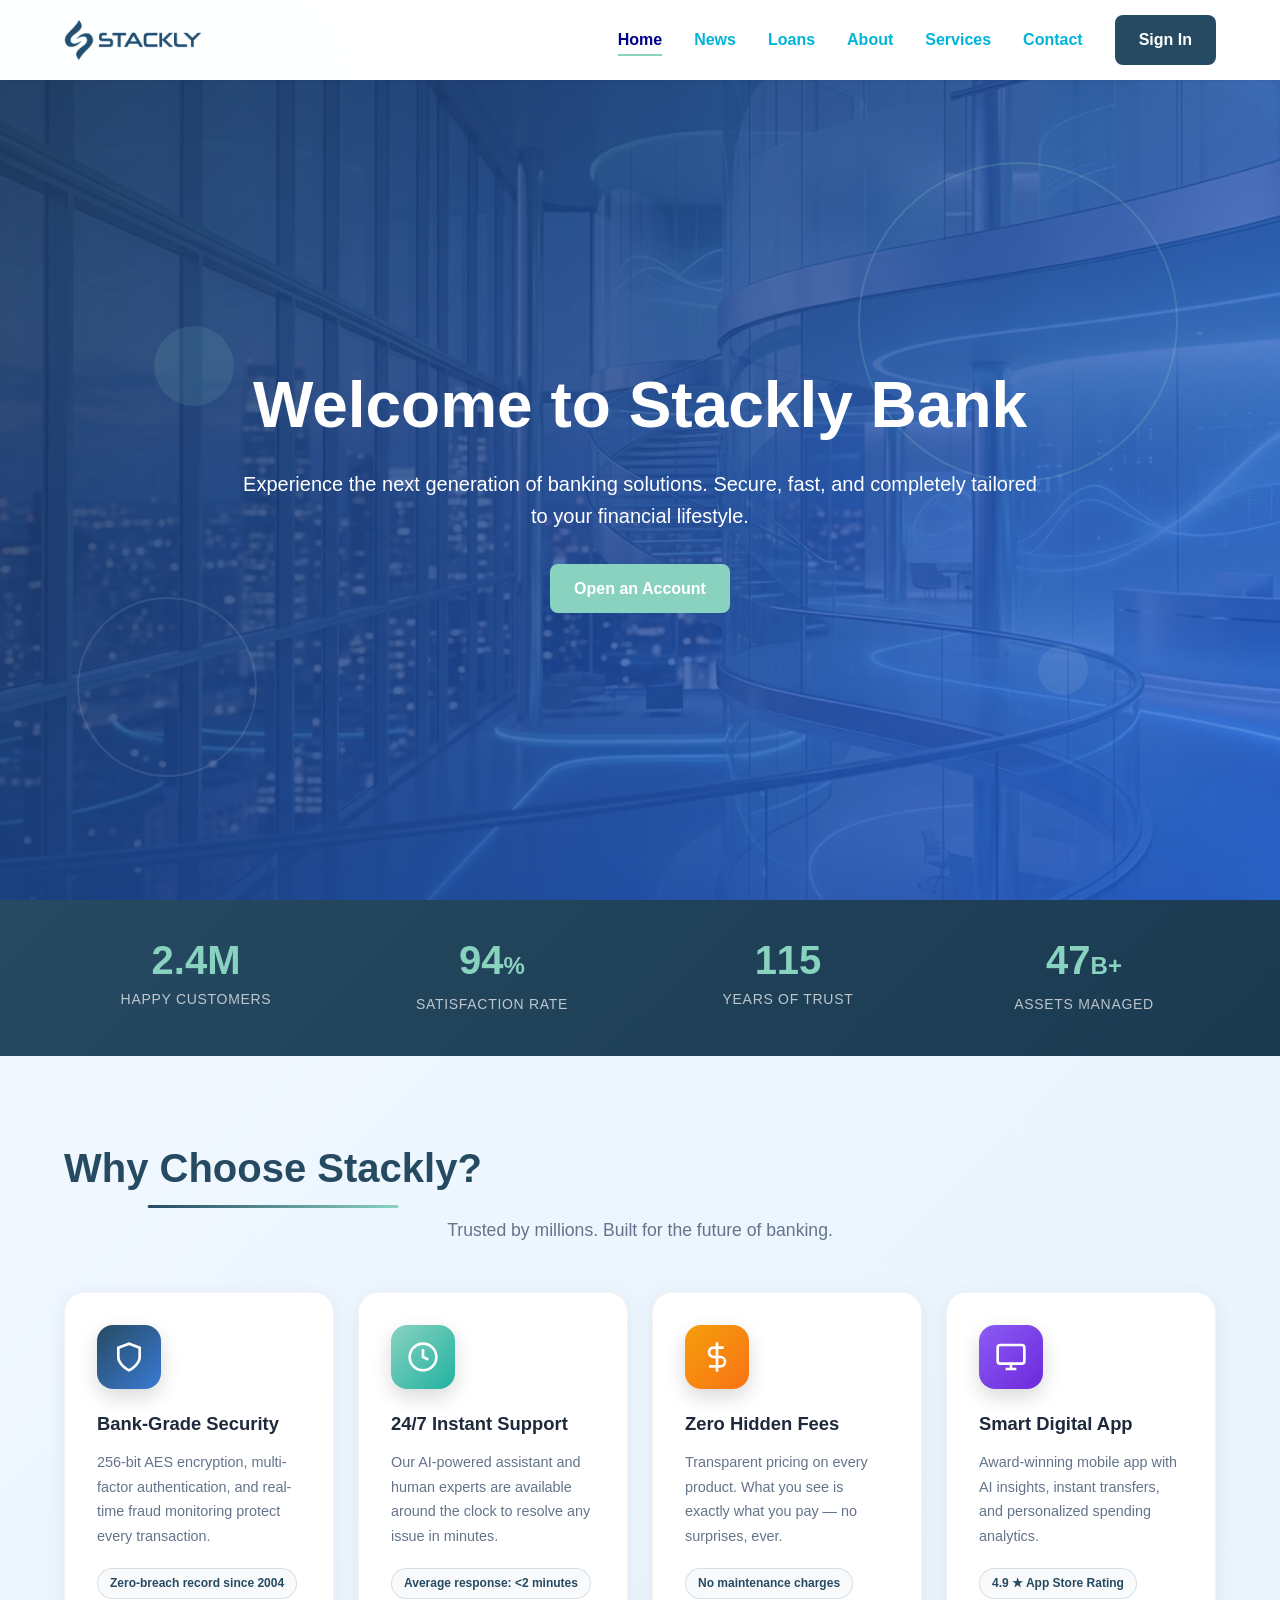
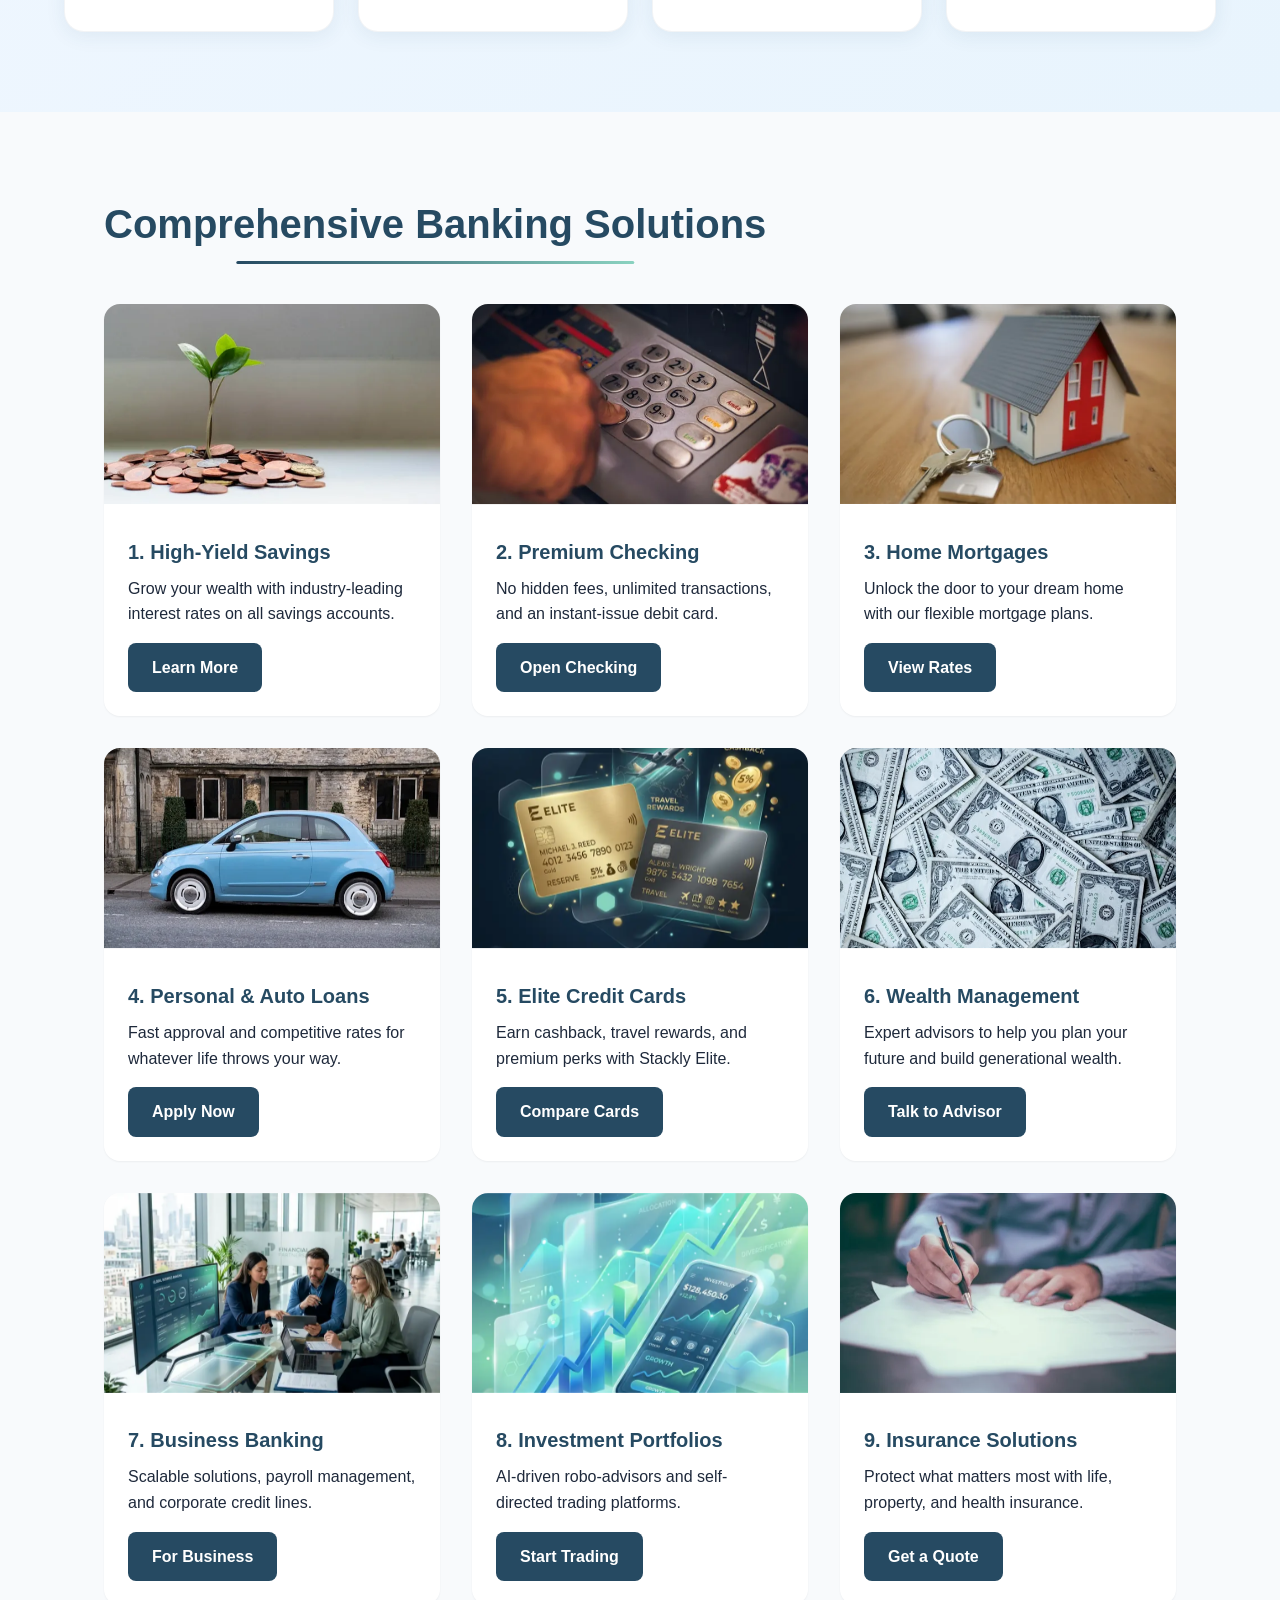
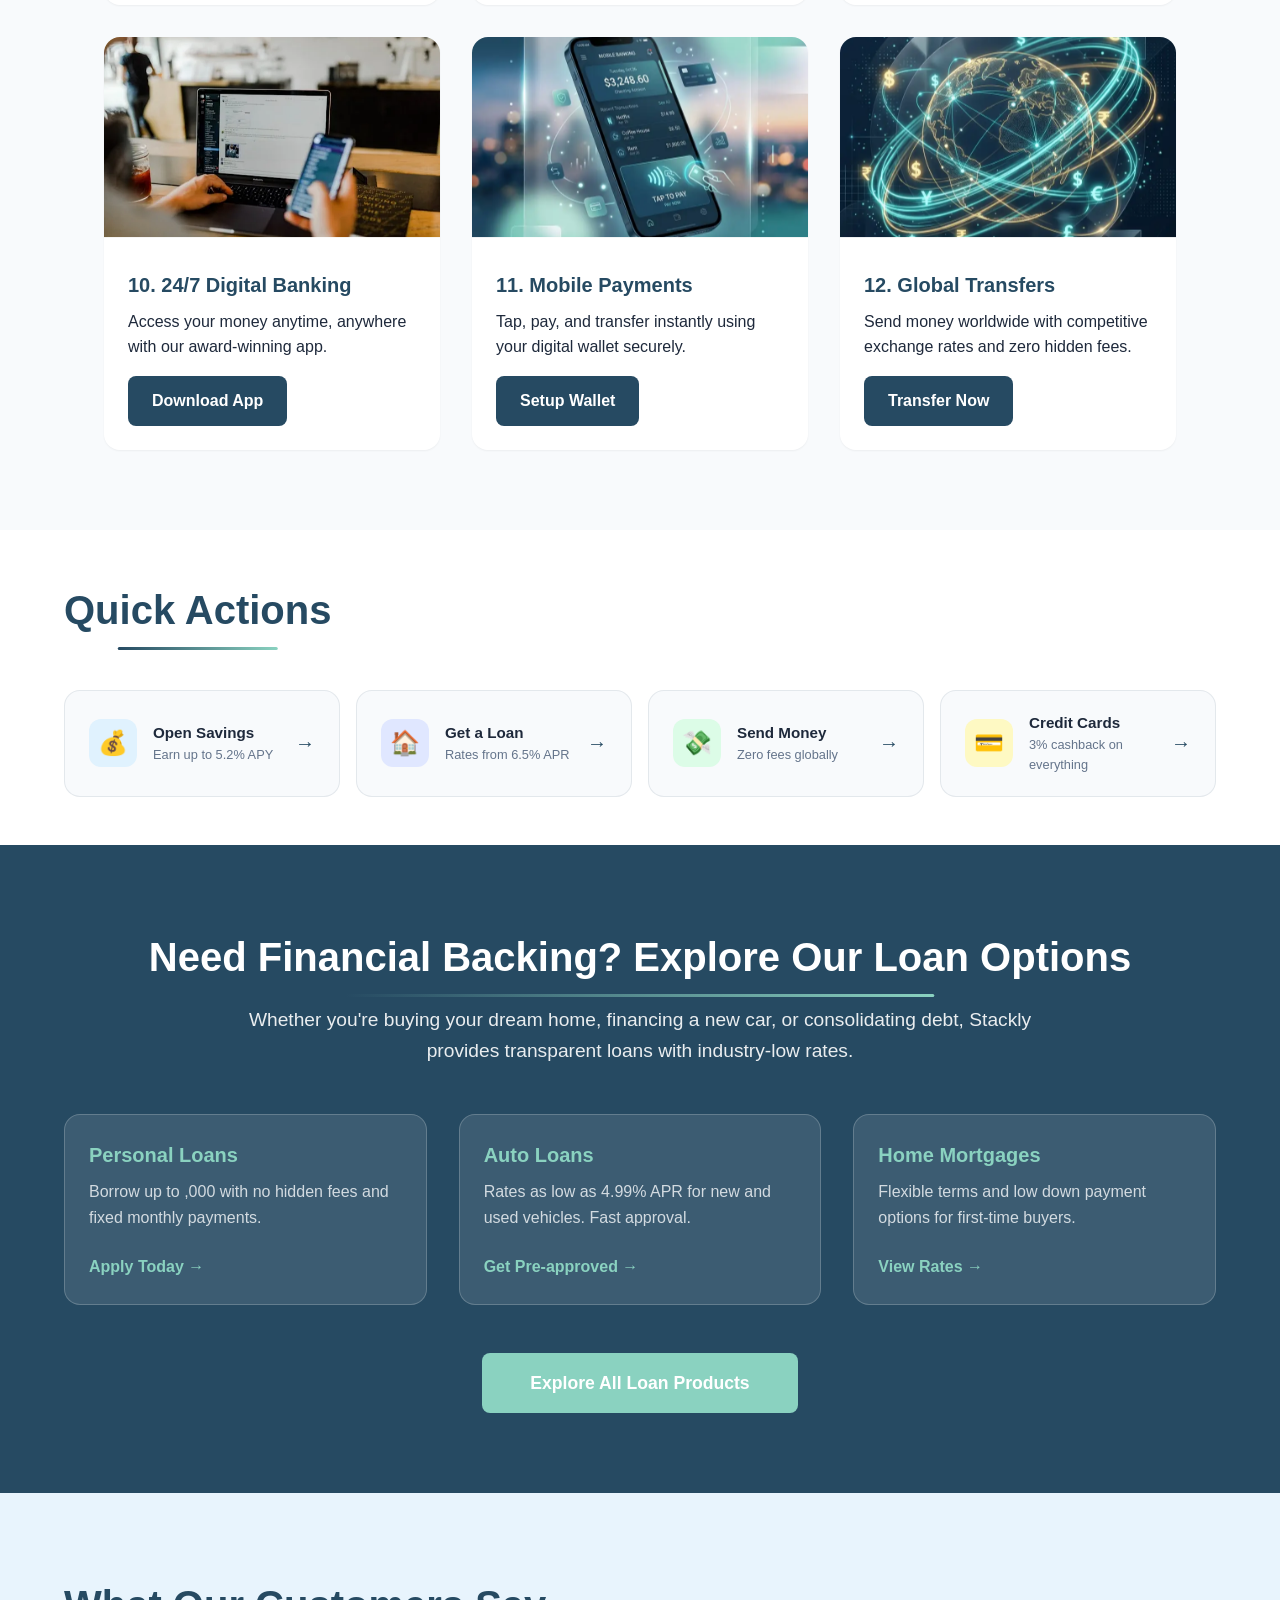
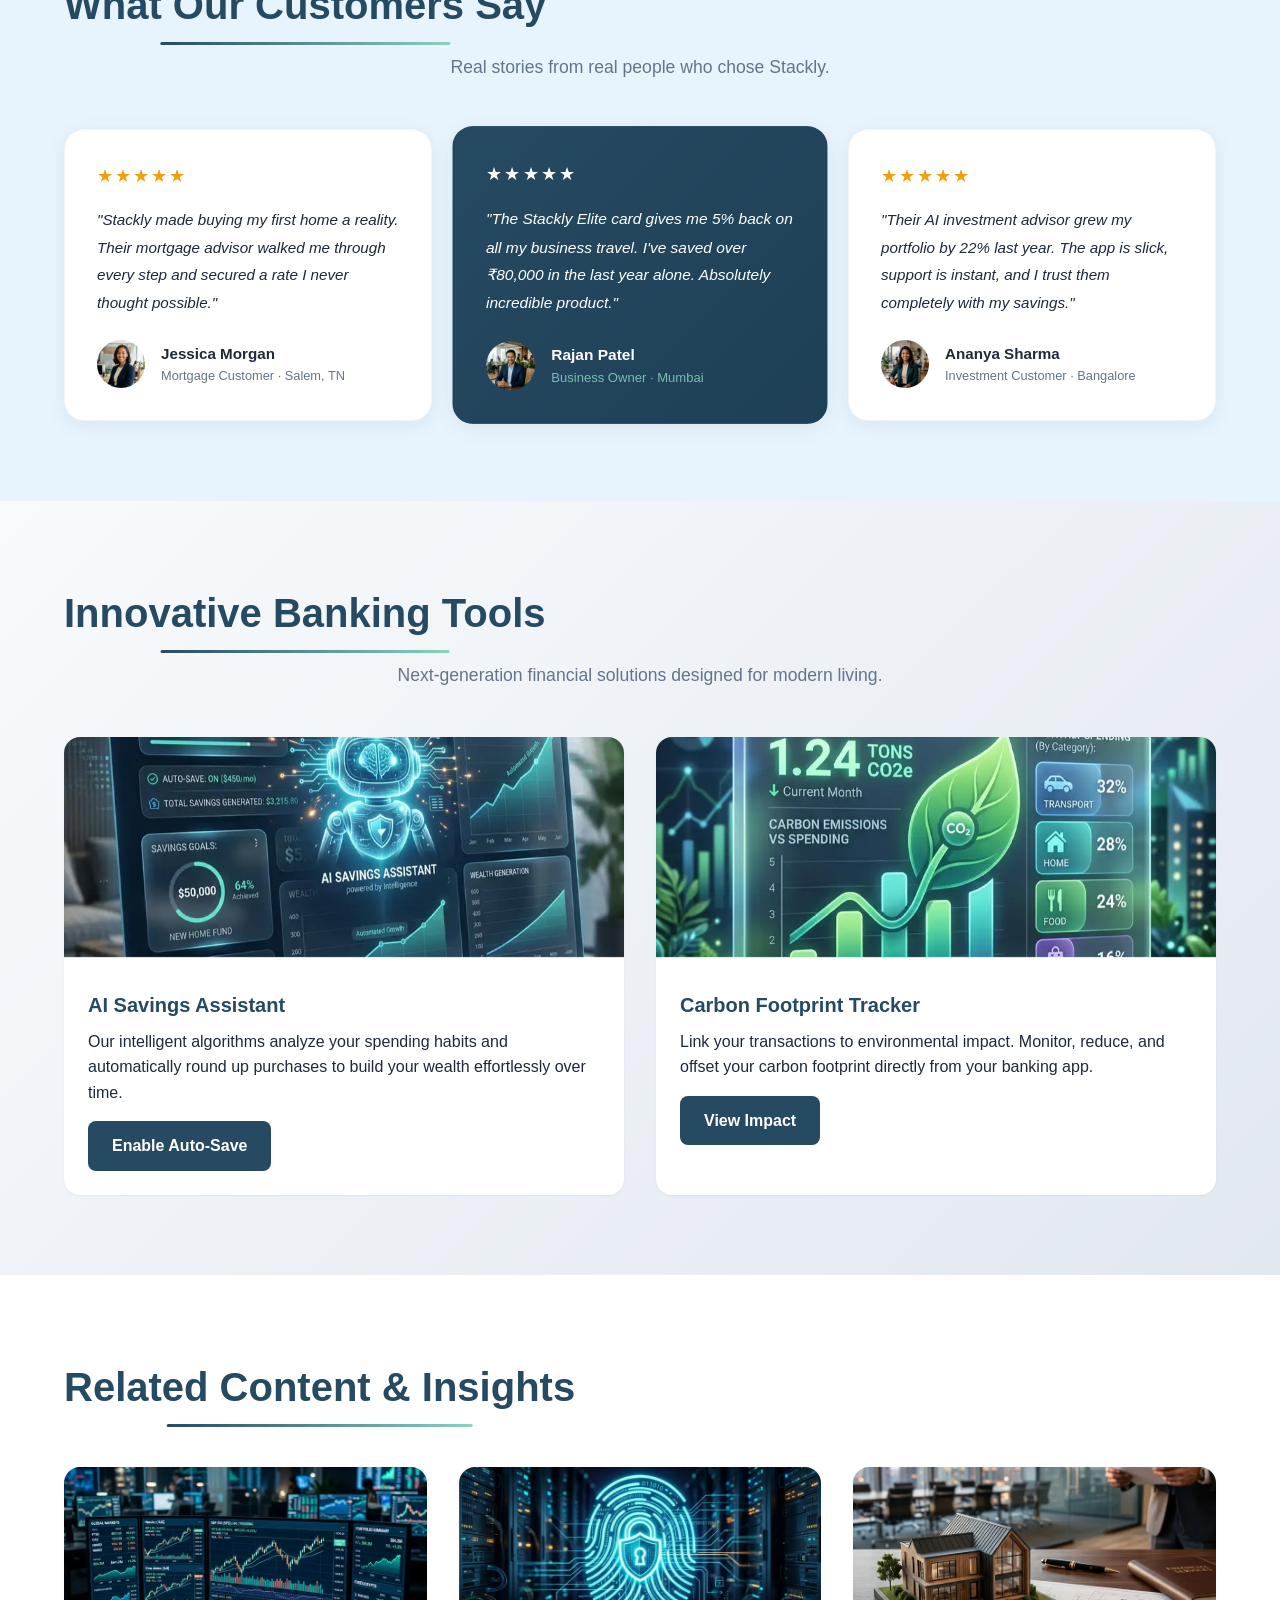
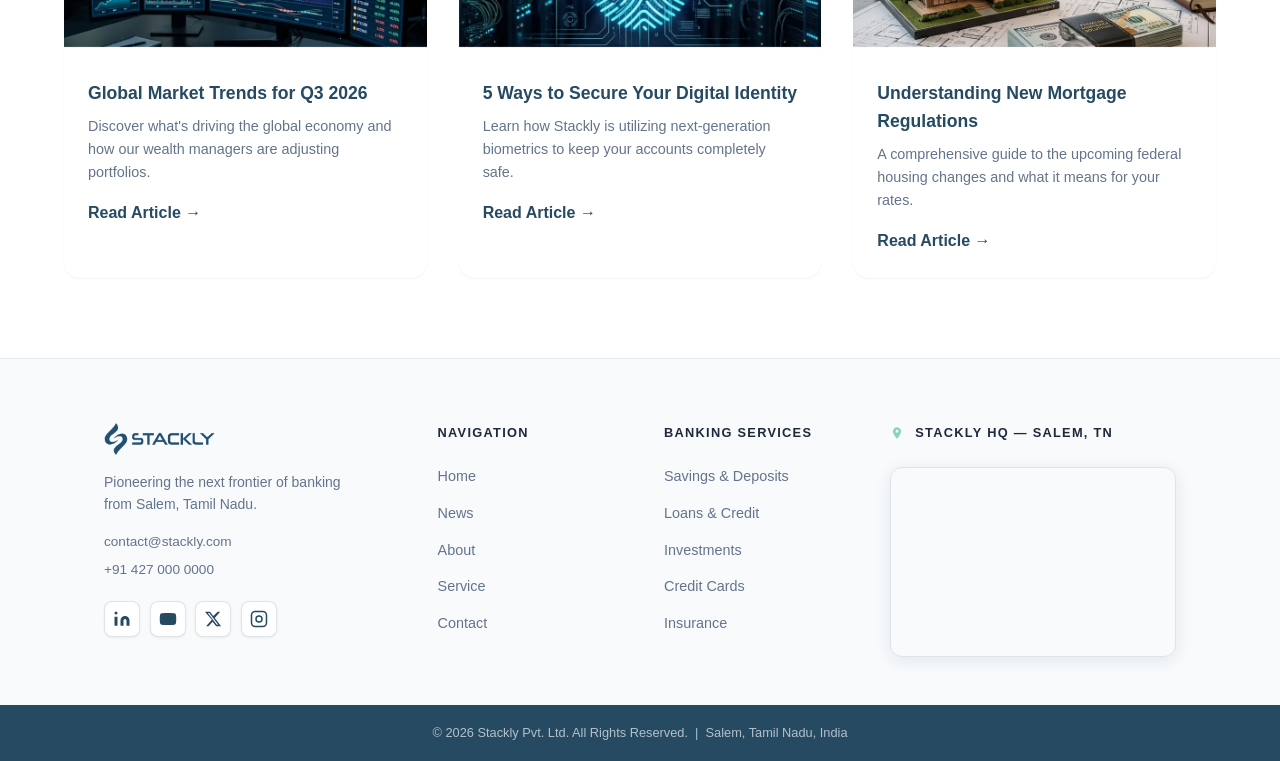
<file: index.html>
<!DOCTYPE html>
<html lang="en">
<head>
    <meta charset="UTF-8">
    <meta name="viewport" content="width=device-width, initial-scale=1.0">
    <title>Home - Stackly</title>
    <link rel="stylesheet" href="css/styles.css">
    <style>
        /* ═══════════════════════════════════════
           HOME PAGE ANIMATIONS
        ═══════════════════════════════════════ */

        /* Scroll Reveal base */
        .reveal {
            opacity: 0;
            transform: translateY(40px);
            transition: opacity 0.7s cubic-bezier(0.22,1,0.36,1),
                        transform 0.7s cubic-bezier(0.22,1,0.36,1);
        }
        .reveal.from-left  { transform: translateX(-50px); }
        .reveal.from-right { transform: translateX(50px); }
        .reveal.zoom-in    { transform: scale(0.88); }
        .reveal.visible {
            opacity: 1;
            transform: translate(0) scale(1);
        }

        /* Stagger delays */
        .reveal.d1 { transition-delay: 0.05s; }
        .reveal.d2 { transition-delay: 0.15s; }
        .reveal.d3 { transition-delay: 0.25s; }
        .reveal.d4 { transition-delay: 0.35s; }
        .reveal.d5 { transition-delay: 0.45s; }
        .reveal.d6 { transition-delay: 0.55s; }


        /* Hero floating shapes */
        .hero-shape {
            position: absolute;
            border-radius: 50%;
            pointer-events: none;
            z-index: 0;
        }
        .hs-1 {
            width: 320px; height: 320px;
            border: 2px solid rgba(138,210,192,0.2);
            top: 10%; right: 8%;
            animation: spin-slow 18s linear infinite;
        }
        .hs-2 {
            width: 180px; height: 180px;
            border: 2px solid rgba(255,255,255,0.1);
            bottom: 15%; left: 6%;
            animation: spin-slow 12s linear infinite reverse;
        }
        .hs-3 {
            width: 80px; height: 80px;
            background: rgba(138,210,192,0.12);
            top: 30%; left: 12%;
            animation: float-shape 6s ease-in-out infinite;
        }
        .hs-4 {
            width: 50px; height: 50px;
            background: rgba(255,255,255,0.08);
            bottom: 25%; right: 15%;
            animation: float-shape 8s ease-in-out infinite reverse;
        }
        @keyframes spin-slow {
            from { transform: perspective(800px) rotateX(0deg) rotateY(0deg) rotateZ(0deg); }
            to   { transform: perspective(800px) rotateX(360deg) rotateY(180deg) rotateZ(360deg); }
        }
        @keyframes float-shape {
            0%,100% { transform: perspective(800px) translateY(0) scale(1) rotateY(0deg); }
            50%      { transform: perspective(800px) translateY(-20px) scale(1.08) rotateY(180deg); }
        }

        /* Hero content enhanced entrance */
        .hero-content h1 { animation: hero-rise 1s 0.2s cubic-bezier(0.22,1,0.36,1) both; }
        .hero-content p  { animation: hero-rise 1s 0.45s cubic-bezier(0.22,1,0.36,1) both; }
        .hero-content .btn { animation: hero-rise 1s 0.65s cubic-bezier(0.22,1,0.36,1) both; }
        @keyframes hero-rise {
            from { opacity:0; transform: translateY(30px); }
            to   { opacity:1; transform: translateY(0); }
        }

        /* Navbar shrink on scroll */
        .navbar.scrolled {
            height: 62px;
            box-shadow: 0 4px 20px rgba(38,74,98,0.12);
            background: rgba(255,255,255,0.98);
        }
        .navbar { transition: height 0.35s ease, box-shadow 0.35s ease, background 0.35s ease; }

        /* 3D Card Hover Effect */
        .card { 
            overflow: hidden; 
            perspective: 1200px;
            transform-style: preserve-3d;
            transition: transform 0.5s cubic-bezier(0.22,1,0.36,1), box-shadow 0.5s cubic-bezier(0.22,1,0.36,1);
        }
        .card:hover {
            transform: perspective(1200px) translateY(-10px) rotateX(4deg) rotateY(-4deg);
            box-shadow: -15px 25px 40px rgba(38,74,98,0.2);
            z-index: 10;
        }
        .card-img {
            transition: transform 0.5s cubic-bezier(0.22,1,0.36,1);
            transform: translateZ(0); 
        }
        .card:hover .card-img {
            transform: scale(1.07) translateZ(30px);
        }

        /* Pulse ring on section badges */
        .section-badge {
            animation: badge-pulse 3s ease-in-out infinite;
        }
        @keyframes badge-pulse {
            0%,100% { box-shadow: 0 0 0 0 rgba(38,74,98,0.15); }
            50%      { box-shadow: 0 0 0 6px rgba(38,74,98,0); }
        }

        /* Stats bar number glow */
        .stat-number {
            animation: stat-glow 3s ease-in-out infinite;
        }
        @keyframes stat-glow {
            0%,100% { text-shadow: none; }
            50%      { text-shadow: 0 0 20px rgba(138,210,192,0.5); }
        }

        /* Testimonial featured card shimmer */
        .testimonial-featured {
            background-size: 200% 100%;
            animation: shimmer-bg 5s linear infinite;
        }
        @keyframes shimmer-bg {
            0%   { background-position: 0% 50%; }
            50%  { background-position: 100% 50%; }
            100% { background-position: 0% 50%; }
        }

        /* Quick action card bounce icon on hover */
        .quick-action-card:hover .qa-icon-wrap {
            animation: bounce-icon 0.5s cubic-bezier(0.36, 0.07, 0.19, 0.97);
        }
        @keyframes bounce-icon {
            0%,100% { transform: scale(1); }
            30%      { transform: scale(1.25) rotate(-8deg); }
            60%      { transform: scale(0.95) rotate(4deg); }
        }

        /* Section title underline sweep */
        .section-title {
            position: relative;
            display: inline-block;
        }
        .section-title::after {
            content: '';
            position: absolute;
            bottom: -8px;
            left: 50%;
            transform: translateX(-50%) scaleX(0);
            width: 60%;
            height: 3px;
            background: linear-gradient(90deg, #264A62, #8AD2C0);
            border-radius: 2px;
            transition: transform 0.5s cubic-bezier(0.22,1,0.36,1);
        }
        .section-title.visible::after {
            transform: translateX(-50%) scaleX(1);
        }

        /* Ambient Background Animation */
        .ambient-bg {
            position: fixed;
            top: 0; left: 0; right: 0; bottom: 0;
            z-index: -1;
            overflow: hidden;
            pointer-events: none;
            background: transparent;
        }
        .ambient-orb {
            position: absolute;
            border-radius: 50%;
            filter: blur(80px);
            opacity: 0.5;
            animation: float-ambient 25s infinite ease-in-out alternate;
        }
        .orb-1 {
            width: 40vw; height: 40vw;
            background: rgba(138, 210, 192, 0.4);
            top: -10%; left: -10%;
            animation-delay: 0s;
        }
        .orb-2 {
            width: 35vw; height: 35vw;
            background: rgba(38, 74, 98, 0.2);
            bottom: -10%; right: -5%;
            animation-delay: -5s;
        }
        .orb-3 {
            width: 30vw; height: 30vw;
            background: rgba(58, 123, 213, 0.3);
            top: 40%; left: 60%;
            animation-delay: -10s;
        }
        @keyframes float-ambient {
            0% { transform: translate(0, 0) scale(1); }
            33% { transform: translate(5vw, 10vh) scale(1.1); }
            66% { transform: translate(-10vw, 5vh) scale(0.9); }
            100% { transform: translate(0, -5vh) scale(1.05); }
        }
    </style>
</head>
<body>
    <!-- Ambient Background Animation -->
    <div class="ambient-bg">
        <div class="ambient-orb orb-1"></div>
        <div class="ambient-orb orb-2"></div>
        <div class="ambient-orb orb-3"></div>
    </div>
    <!-- Preloader -->
    <div id="preloader">
        <div class="loader">
            <div class="loader-circle"></div>
            <div class="loader-circle"></div>
            <div class="loader-circle"></div>
            <img src="assets/images/logo.webp" alt="Stackly" class="loader-logo">
        </div>
    </div>
    <nav class="navbar">
        <a href="index.html" class="nav-brand">
            <img src="assets/images/logo.webp" alt="Stackly Logo">
        </a>
        <button class="mobile-menu-btn">☰</button>
        <ul class="nav-menu">
            <li><a href="index.html" class="nav-link active">Home</a></li>
            <li><a href="news.html" class="nav-link">News</a></li>
            <li><a href="loans.html" class="nav-link">Loans</a></li>
            <li><a href="about.html" class="nav-link">About</a></li>
            <li><a href="service.html" class="nav-link">Services</a></li>
            <li><a href="contact.html" class="nav-link">Contact</a></li>
            <li><a href="signin.html" class="btn btn-primary auth-btn">Sign In</a></li>
        </ul>
    </nav>
    <section class="hero">
        <img src="assets/images/home.webp" alt="Stackly Home" class="hero-bg" onerror="this.src='assets/images/home.webp';">
        <div class="hero-overlay"></div>
        <!-- Floating decorative shapes -->
        <div class="hero-shape hs-1"></div>
        <div class="hero-shape hs-2"></div>
        <div class="hero-shape hs-3"></div>
        <div class="hero-shape hs-4"></div>
        <div class="hero-content">
            <h1 id="hero-title">Welcome to Stackly Bank</h1>
            <p>Experience the next generation of banking solutions. Secure, fast, and completely tailored to your financial lifestyle.</p>
            <a href="signin.html" class="btn btn-accent">Open an Account</a>
        </div>
    </section>

    <!-- Stats Bar -->
    <section class="stats-bar">
        <div class="container stats-grid">
            <div class="stat-item">
                <div class="stat-value-wrap" style="display: flex; align-items: baseline; justify-content: center;">
                    <span class="stat-number" data-target="2500000">0</span>
                </div>
                <span class="stat-label">Happy Customers</span>
            </div>
            <div class="stat-item">
                <div class="stat-value-wrap" style="display: flex; align-items: baseline; justify-content: center;">
                    <span class="stat-number" data-target="98">0</span><span class="stat-suffix">%</span>
                </div>
                <span class="stat-label">Satisfaction Rate</span>
            </div>
            <div class="stat-item">
                <div class="stat-value-wrap" style="display: flex; align-items: baseline; justify-content: center;">
                    <span class="stat-number" data-target="120">0</span>
                </div>
                <span class="stat-label">Years of Trust</span>
            </div>
            <div class="stat-item">
                <div class="stat-value-wrap" style="display: flex; align-items: baseline; justify-content: center;">
                    <span class="stat-number" data-target="50">0</span><span class="stat-suffix">B+</span>
                </div>
                <span class="stat-label">Assets Managed</span>
            </div>
        </div>
    </section>

    <!-- Why Choose Us Cards -->
    <section class="section" style="background: linear-gradient(135deg, #f0f7ff 0%, #e8f4fd 100%);">
        <div class="container">
            <h2 class="section-title reveal">Why Choose Stackly?</h2>
            <p class="section-subtitle reveal d1">Trusted by millions. Built for the future of banking.</p>
            <div class="feature-cards-grid">
                <div class="feature-card reveal d1">
                    <div class="feature-icon" style="background: linear-gradient(135deg, #264A62, #3a7bd5);">
                        <svg width="32" height="32" fill="none" stroke="white" stroke-width="2" viewBox="0 0 24 24"><path d="M12 22s8-4 8-10V5l-8-3-8 3v7c0 6 8 10 8 10z"/></svg>
                    </div>
                    <h3 class="feature-card-title">Bank-Grade Security</h3>
                    <p class="feature-card-desc">256-bit AES encryption, multi-factor authentication, and real-time fraud monitoring protect every transaction.</p>
                    <div class="feature-card-tag">Zero-breach record since 2004</div>
                </div>
                <div class="feature-card reveal d2">
                    <div class="feature-icon" style="background: linear-gradient(135deg, #8AD2C0, #20b2a0);">
                        <svg width="32" height="32" fill="none" stroke="white" stroke-width="2" viewBox="0 0 24 24"><circle cx="12" cy="12" r="10"/><polyline points="12 6 12 12 16 14"/></svg>
                    </div>
                    <h3 class="feature-card-title">24/7 Instant Support</h3>
                    <p class="feature-card-desc">Our AI-powered assistant and human experts are available around the clock to resolve any issue in minutes.</p>
                    <div class="feature-card-tag">Average response: &lt;2 minutes</div>
                </div>
                <div class="feature-card reveal d3">
                    <div class="feature-icon" style="background: linear-gradient(135deg, #f59e0b, #f97316);">
                        <svg width="32" height="32" fill="none" stroke="white" stroke-width="2" viewBox="0 0 24 24"><line x1="12" y1="1" x2="12" y2="23"/><path d="M17 5H9.5a3.5 3.5 0 0 0 0 7h5a3.5 3.5 0 0 1 0 7H6"/></svg>
                    </div>
                    <h3 class="feature-card-title">Zero Hidden Fees</h3>
                    <p class="feature-card-desc">Transparent pricing on every product. What you see is exactly what you pay — no surprises, ever.</p>
                    <div class="feature-card-tag">No maintenance charges</div>
                </div>
                <div class="feature-card reveal d4">
                    <div class="feature-icon" style="background: linear-gradient(135deg, #8b5cf6, #6d28d9);">
                        <svg width="32" height="32" fill="none" stroke="white" stroke-width="2" viewBox="0 0 24 24"><rect x="2" y="3" width="20" height="14" rx="2"/><path d="M8 21h8M12 17v4"/></svg>
                    </div>
                    <h3 class="feature-card-title">Smart Digital App</h3>
                    <p class="feature-card-desc">Award-winning mobile app with AI insights, instant transfers, and personalized spending analytics.</p>
                    <div class="feature-card-tag">4.9 ★ App Store Rating</div>
                </div>
            </div>
        </div>
    </section>

    <section class="section container">
        <h2 class="section-title reveal">Comprehensive Banking Solutions</h2>
        <div class="grid">
            <!-- Content 1 -->
            <div class="card reveal d1">
                <img src="assets/images/savings.webp" alt="Savings" class="card-img">
                <div class="card-content">
                    <h3 class="card-title">1. High-Yield Savings</h3>
                    <p>Grow your wealth with industry-leading interest rates on all savings accounts.</p>
                    <a href="savings.html" class="btn btn-primary" style="margin-top: 1rem;">Learn More</a>
                </div>
            </div>
            <!-- Content 2 -->
            <div class="card reveal d2">
                <img src="assets/images/checking.webp" alt="Checking" class="card-img">
                <div class="card-content">
                    <h3 class="card-title">2. Premium Checking</h3>
                    <p>No hidden fees, unlimited transactions, and an instant-issue debit card.</p>
                    <a href="contact.html" class="btn btn-primary" style="margin-top: 1rem;">Open Checking</a>
                </div>
            </div>
            <!-- Content 3 -->
            <div class="card reveal d3">
                <img src="assets/images/mortgages.webp" alt="Mortgages" class="card-img">
                <div class="card-content">
                    <h3 class="card-title">3. Home Mortgages</h3>
                    <p>Unlock the door to your dream home with our flexible mortgage plans.</p>
                    <a href="mortgages.html" class="btn btn-primary" style="margin-top: 1rem;">View Rates</a>
                </div>
            </div>
            <!-- Content 4 -->
            <div class="card reveal d1">
                <img src="assets/images/auto-loans.webp" alt="Auto Loans" class="card-img">
                <div class="card-content">
                    <h3 class="card-title">4. Personal & Auto Loans</h3>
                    <p>Fast approval and competitive rates for whatever life throws your way.</p>
                    <a href="loans.html" class="btn btn-primary" style="margin-top: 1rem;">Apply Now</a>
                </div>
            </div>
            <!-- Content 5 -->
            <div class="card reveal d2">
                <img src="assets/images/credit-cards.webp" alt="Credit Cards" class="card-img">
                <div class="card-content">
                    <h3 class="card-title">5. Elite Credit Cards</h3>
                    <p>Earn cashback, travel rewards, and premium perks with Stackly Elite.</p>
                    <a href="credit-cards.html" class="btn btn-primary" style="margin-top: 1rem;">Compare Cards</a>
                </div>
            </div>
            <!-- Content 6 -->
            <div class="card reveal d3">
                <img src="assets/images/wealth.webp" alt="Wealth Management" class="card-img">
                <div class="card-content">
                    <h3 class="card-title">6. Wealth Management</h3>
                    <p>Expert advisors to help you plan your future and build generational wealth.</p>
                    <a href="wealth.html" class="btn btn-primary" style="margin-top: 1rem;">Talk to Advisor</a>
                </div>
            </div>
            <!-- Content 7 -->
            <div class="card reveal d4">
                <img src="assets/images/business.webp" alt="Business Banking" class="card-img">
                <div class="card-content">
                    <h3 class="card-title">7. Business Banking</h3>
                    <p>Scalable solutions, payroll management, and corporate credit lines.</p>
                    <a href="business.html" class="btn btn-primary" style="margin-top: 1rem;">For Business</a>
                </div>
            </div>
            <!-- Content 8 -->
            <div class="card reveal d5">
                <img src="assets/images/investments.webp" alt="Investments" class="card-img">
                <div class="card-content">
                    <h3 class="card-title">8. Investment Portfolios</h3>
                    <p>AI-driven robo-advisors and self-directed trading platforms.</p>
                    <a href="investments.html" class="btn btn-primary" style="margin-top: 1rem;">Start Trading</a>
                </div>
            </div>
            <!-- Content 9 -->
            <div class="card reveal d6">
                <img src="assets/images/insurance.webp" alt="Insurance" class="card-img">
                <div class="card-content">
                    <h3 class="card-title">9. Insurance Solutions</h3>
                    <p>Protect what matters most with life, property, and health insurance.</p>
                    <a href="insurance.html" class="btn btn-primary" style="margin-top: 1rem;">Get a Quote</a>
                </div>
            </div>
            <!-- Content 10 -->
            <div class="card reveal d1">
                <img src="assets/images/digital.webp" alt="Digital Banking" class="card-img">
                <div class="card-content">
                    <h3 class="card-title">10. 24/7 Digital Banking</h3>
                    <p>Access your money anytime, anywhere with our award-winning app.</p>
                    <a href="service.html" class="btn btn-primary" style="margin-top: 1rem;">Download App</a>
                </div>
            </div>
            <!-- Content 11 -->
            <div class="card reveal d2">
                <img src="assets/images/mobile-banking.webp" alt="Mobile Banking & Payments" class="card-img">
                <div class="card-content">
                    <h3 class="card-title">11. Mobile Payments</h3>
                    <p>Tap, pay, and transfer instantly using your digital wallet securely.</p>
                    <a href="service.html" class="btn btn-primary" style="margin-top: 1rem;">Setup Wallet</a>
                </div>
            </div>
            <!-- Content 12 -->
            <div class="card reveal d3">
                <img src="assets/images/global-transfers.webp" alt="Global Transfers & FX" class="card-img">
                <div class="card-content">
                    <h3 class="card-title">12. Global Transfers</h3>
                    <p>Send money worldwide with competitive exchange rates and zero hidden fees.</p>
                    <a href="service.html" class="btn btn-primary" style="margin-top: 1rem;">Transfer Now</a>
                </div>
            </div>
        </div>
    </section>

    <!-- Quick Actions Card Row -->
    <section class="section" style="background: var(--bg-white); padding: 3rem 5%;">
        <div class="container">
            <h2 class="section-title reveal">Quick Actions</h2>
            <div class="quick-actions-grid">
                <a href="savings.html" class="quick-action-card reveal d1" id="qa-savings">
                    <div class="qa-icon-wrap" style="background: #e0f2fe;">💰</div>
                    <div class="qa-info">
                        <span class="qa-title">Open Savings</span>
                        <span class="qa-desc">Earn up to 5.2% APY</span>
                    </div>
                    <span class="qa-arrow">→</span>
                </a>
                <a href="loans.html" class="quick-action-card reveal d2" id="qa-loans">
                    <div class="qa-icon-wrap" style="background: #e0e7ff;">🏠</div>
                    <div class="qa-info">
                        <span class="qa-title">Get a Loan</span>
                        <span class="qa-desc">Rates from 6.5% APR</span>
                    </div>
                    <span class="qa-arrow">→</span>
                </a>
                <a href="dashboard.html" class="quick-action-card reveal d3" id="qa-transfer">
                    <div class="qa-icon-wrap" style="background: #dcfce7;">💸</div>
                    <div class="qa-info">
                        <span class="qa-title">Send Money</span>
                        <span class="qa-desc">Zero fees globally</span>
                    </div>
                    <span class="qa-arrow">→</span>
                </a>
                <a href="cards.html" class="quick-action-card reveal d4" id="qa-cards">
                    <div class="qa-icon-wrap" style="background: #fef9c3;">💳</div>
                    <div class="qa-info">
                        <span class="qa-title">Credit Cards</span>
                        <span class="qa-desc">3% cashback on everything</span>
                    </div>
                    <span class="qa-arrow">→</span>
                </a>
            </div>
        </div>
    </section>

    <!-- Loan Solutions Section -->
    <section class="section" style="background-color: var(--primary-color); color: var(--bg-white);">
        <div class="container" style="text-align: center;">
            <h2 class="section-title" style="color: var(--bg-white); margin-bottom: 1rem;">Need Financial Backing? Explore Our Loan Options</h2>
            <p style="font-size: 1.2rem; margin-bottom: 3rem; max-width: 800px; margin-left: auto; margin-right: auto; opacity: 0.9;">Whether you're buying your dream home, financing a new car, or consolidating debt, Stackly provides transparent loans with industry-low rates.</p>
            
            <div class="grid" style="grid-template-columns: repeat(auto-fit, minmax(250px, 1fr)); text-align: left;">
                <div class="card" style="background: rgba(255,255,255,0.1); border: 1px solid rgba(255,255,255,0.2); box-shadow: none;">
                    <div class="card-content">
                        <h3 class="card-title" style="color: var(--secondary-color);">Personal Loans</h3>
                        <p style="color: var(--bg-light); opacity: 0.8; margin-bottom: 1.5rem;">Borrow up to ,000 with no hidden fees and fixed monthly payments.</p>
                        <a href="loans.html" style="color: var(--secondary-color); font-weight: bold; text-decoration: none;">Apply Today &rarr;</a>
                    </div>
                </div>
                <div class="card" style="background: rgba(255,255,255,0.1); border: 1px solid rgba(255,255,255,0.2); box-shadow: none;">
                    <div class="card-content">
                        <h3 class="card-title" style="color: var(--secondary-color);">Auto Loans</h3>
                        <p style="color: var(--bg-light); opacity: 0.8; margin-bottom: 1.5rem;">Rates as low as 4.99% APR for new and used vehicles. Fast approval.</p>
                        <a href="loans.html" style="color: var(--secondary-color); font-weight: bold; text-decoration: none;">Get Pre-approved &rarr;</a>
                    </div>
                </div>
                <div class="card" style="background: rgba(255,255,255,0.1); border: 1px solid rgba(255,255,255,0.2); box-shadow: none;">
                    <div class="card-content">
                        <h3 class="card-title" style="color: var(--secondary-color);">Home Mortgages</h3>
                        <p style="color: var(--bg-light); opacity: 0.8; margin-bottom: 1.5rem;">Flexible terms and low down payment options for first-time buyers.</p>
                        <a href="mortgages.html" style="color: var(--secondary-color); font-weight: bold; text-decoration: none;">View Rates &rarr;</a>
                    </div>
                </div>
            </div>
            
            <div style="margin-top: 3rem;">
                <a href="loans.html" class="btn btn-accent" style="padding: 1rem 3rem; font-size: 1.1rem;">Explore All Loan Products</a>
            </div>
        </div>
    </section>

    <!-- Testimonials Section -->
    <section class="section" style="background: #e8f4fd;">
        <div class="container">
            <h2 class="section-title">What Our Customers Say</h2>
            <p class="section-subtitle">Real stories from real people who chose Stackly.</p>
            <div class="testimonials-grid">
                <div class="testimonial-card">
                    <div class="testimonial-stars">★★★★★</div>
                    <p class="testimonial-text">"Stackly made buying my first home a reality. Their mortgage advisor walked me through every step and secured a rate I never thought possible."</p>
                    <div class="testimonial-author">
                        <img src="assets/images/jessica.webp" alt="Jessica Morgan" class="author-avatar" style="object-fit: cover;">
                        <div class="author-info">
                            <span class="author-name">Jessica Morgan</span>
                            <span class="author-role">Mortgage Customer · Salem, TN</span>
                        </div>
                    </div>
                </div>
                <div class="testimonial-card testimonial-featured">
                    <div class="testimonial-stars">★★★★★</div>
                    <p class="testimonial-text">"The Stackly Elite card gives me 5% back on all my business travel. I've saved over ₹80,000 in the last year alone. Absolutely incredible product."</p>
                    <div class="testimonial-author">
                        <img src="assets/images/rajan.webp" alt="Rajan Patel" class="author-avatar" style="object-fit: cover;">
                        <div class="author-info">
                            <span class="author-name">Rajan Patel</span>
                            <span class="author-role">Business Owner · Mumbai</span>
                        </div>
                    </div>
                </div>
                <div class="testimonial-card">
                    <div class="testimonial-stars">★★★★★</div>
                    <p class="testimonial-text">"Their AI investment advisor grew my portfolio by 22% last year. The app is slick, support is instant, and I trust them completely with my savings."</p>
                    <div class="testimonial-author">
                        <img src="assets/images/ananya.webp" alt="Ananya Sharma" class="author-avatar" style="object-fit: cover;">
                        <div class="author-info">
                            <span class="author-name">Ananya Sharma</span>
                            <span class="author-role">Investment Customer · Bangalore</span>
                        </div>
                    </div>
                </div>
            </div>
        </div>
    </section>

    <!-- Innovative Tools Section -->
    <section class="section" style="background: linear-gradient(135deg, #f8fafc 0%, #e2e8f0 100%);">
        <div class="container">
            <h2 class="section-title reveal">Innovative Banking Tools</h2>
            <p class="section-subtitle reveal d1">Next-generation financial solutions designed for modern living.</p>
            <div class="grid" style="grid-template-columns: repeat(auto-fit, minmax(350px, 1fr));">
                <div class="card reveal d2">
                    <img src="assets/images/ai-savings.webp" alt="AI Savings Assistant" class="card-img" style="height: 220px; object-fit: cover;">
                    <div class="card-content">
                        <h3 class="card-title">AI Savings Assistant</h3>
                        <p>Our intelligent algorithms analyze your spending habits and automatically round up purchases to build your wealth effortlessly over time.</p>
                        <a href="service.html" class="btn btn-primary" style="margin-top: 1rem;">Enable Auto-Save</a>
                    </div>
                </div>
                <div class="card reveal d3">
                    <img src="assets/images/carbon-tracker.webp" alt="Carbon Footprint Tracker" class="card-img" style="height: 220px; object-fit: cover;">
                    <div class="card-content">
                        <h3 class="card-title">Carbon Footprint Tracker</h3>
                        <p>Link your transactions to environmental impact. Monitor, reduce, and offset your carbon footprint directly from your banking app.</p>
                        <a href="service.html" class="btn btn-primary" style="margin-top: 1rem;">View Impact</a>
                    </div>
                </div>
            </div>
        </div>
    </section>

    <!-- Related Content Section -->
    <section class="section" style="background-color: var(--bg-white);">
        <div class="container">
            <h2 class="section-title">Related Content & Insights</h2>
            <div class="grid" style="grid-template-columns: repeat(auto-fit, minmax(350px, 1fr));">
                <!-- Related Article 1 -->
                <div class="card">
                    <img src="assets/images/market-trends.webp" alt="Market Trends" class="card-img" style="height: 180px;">
                    <div class="card-content">
                        <h3 class="card-title" style="font-size: 1.1rem;">Global Market Trends for Q3 2026</h3>
                        <p style="font-size: 0.9rem; margin-bottom: 1rem; color: var(--text-muted);">Discover what's driving the global economy and how our wealth managers are adjusting portfolios.</p>
                        <a href="news.html" style="color: var(--primary-color); font-weight: 600; text-decoration: none;">Read Article &rarr;</a>
                    </div>
                </div>
                <!-- Related Article 2 -->
                <div class="card">
                    <img src="assets/images/digital-identity.webp" alt="Security" class="card-img" style="height: 180px;">
                    <div class="card-content">
                        <h3 class="card-title" style="font-size: 1.1rem;">5 Ways to Secure Your Digital Identity</h3>
                        <p style="font-size: 0.9rem; margin-bottom: 1rem; color: var(--text-muted);">Learn how Stackly is utilizing next-generation biometrics to keep your accounts completely safe.</p>
                        <a href="news.html" style="color: var(--primary-color); font-weight: 600; text-decoration: none;">Read Article &rarr;</a>
                    </div>
                </div>
                <!-- Related Article 3 -->
                <div class="card">
                    <img src="assets/images/mortgage-regulations.webp" alt="Mortgages" class="card-img" style="height: 180px;">
                    <div class="card-content">
                        <h3 class="card-title" style="font-size: 1.1rem;">Understanding New Mortgage Regulations</h3>
                        <p style="font-size: 0.9rem; margin-bottom: 1rem; color: var(--text-muted);">A comprehensive guide to the upcoming federal housing changes and what it means for your rates.</p>
                        <a href="news.html" style="color: var(--primary-color); font-weight: 600; text-decoration: none;">Read Article &rarr;</a>
                    </div>
                </div>
            </div>
        </div>
    </section>

    <!-- ============ REDESIGNED FOOTER ============ -->
    <footer class="footer">
        <div class="footer-inner">

            <!-- Col 1: Brand -->
            <div class="footer-brand-col">
                <a href="index.html" class="footer-logo">
                    <img src="assets/images/logo.webp" alt="Stackly Logo">
                </a>
                <p class="footer-tagline">Pioneering the next frontier of banking from Salem, Tamil Nadu.</p>
                <div class="footer-contact-info">
                    <a href="mailto:contact@stackly.com" class="footer-email">contact@stackly.com</a>
                    <a href="tel:+914270000000" class="footer-phone">+91 427 000 0000</a>
                </div>
                <div class="footer-socials">
                    <a href="404.html" class="social-icon" aria-label="LinkedIn">
                        <svg width="18" height="18" fill="currentColor" viewBox="0 0 24 24"><path d="M16 8a6 6 0 0 1 6 6v7h-4v-7a2 2 0 0 0-2-2 2 2 0 0 0-2 2v7h-4v-7a6 6 0 0 1 6-6z"/><rect x="2" y="9" width="4" height="12"/><circle cx="4" cy="4" r="2"/></svg>
                    </a>
                    <a href="404.html" class="social-icon" aria-label="YouTube">
                        <svg width="18" height="18" fill="currentColor" viewBox="0 0 24 24"><path d="M22.54 6.42a2.78 2.78 0 0 0-1.95-1.96C18.88 4 12 4 12 4s-6.88 0-8.59.46A2.78 2.78 0 0 0 1.46 6.42 29 29 0 0 0 1 12a29 29 0 0 0 .46 5.58 2.78 2.78 0 0 0 1.95 1.96C5.12 20 12 20 12 20s6.88 0 8.59-.46a2.78 2.78 0 0 0 1.96-1.96A29 29 0 0 0 23 12a29 29 0 0 0-.46-5.58z"/><polygon points="9.75 15.02 15.5 12 9.75 8.98 9.75 15.02" fill="#264A62"/></svg>
                    </a>
                    <a href="404.html" class="social-icon" aria-label="X / Twitter">
                        <svg width="18" height="18" fill="currentColor" viewBox="0 0 24 24"><path d="M18.244 2.25h3.308l-7.227 8.26 8.502 11.24H16.17l-4.714-6.231-5.401 6.231H2.748l7.73-8.835L1.254 2.25H8.08l4.253 5.622 5.911-5.622zm-1.161 17.52h1.833L7.084 4.126H5.117z"/></svg>
                    </a>
                    <a href="404.html" class="social-icon" aria-label="Instagram">
                        <svg width="18" height="18" fill="none" stroke="currentColor" stroke-width="2" viewBox="0 0 24 24"><rect x="2" y="2" width="20" height="20" rx="5"/><circle cx="12" cy="12" r="4"/><circle cx="17.5" cy="6.5" r="0.5" fill="currentColor" stroke="none"/></svg>
                    </a>
                </div>
            </div>

            <!-- Col 2: Navigation -->
            <div class="footer-links-col">
                <h4 class="footer-col-heading">Navigation</h4>
                <ul class="footer-links-list">
                    <li><a href="index.html">Home</a></li>
                    <li><a href="news.html">News</a></li>
                    <li><a href="about.html">About</a></li>
                    <li><a href="service.html">Service</a></li>
                    <li><a href="contact.html">Contact</a></li>
                </ul>
            </div>

            <!-- Col 3: Banking Services -->
            <div class="footer-links-col">
                <h4 class="footer-col-heading">Banking Services</h4>
                <ul class="footer-links-list">
                    <li><a href="savings.html">Savings &amp; Deposits</a></li>
                    <li><a href="loans.html">Loans &amp; Credit</a></li>
                    <li><a href="investments.html">Investments</a></li>
                    <li><a href="credit-cards.html">Credit Cards</a></li>
                    <li><a href="insurance.html">Insurance</a></li>
                </ul>
            </div>

            <!-- Col 4: Map -->
            <div class="footer-map-col">
                <h4 class="footer-col-heading">
                    <svg width="14" height="14" fill="#8AD2C0" viewBox="0 0 24 24" style="vertical-align:middle;margin-right:6px;"><path d="M12 2C8.13 2 5 5.13 5 9c0 5.25 7 13 7 13s7-7.75 7-13c0-3.87-3.13-7-7-7zm0 9.5c-1.38 0-2.5-1.12-2.5-2.5s1.12-2.5 2.5-2.5 2.5 1.12 2.5 2.5-1.12 2.5-2.5 2.5z"/></svg>
                    Stackly HQ &mdash; Salem, TN
                </h4>
                <div class="footer-map-wrap">
                    <iframe
                        src="https://www.google.com/maps/embed?pb=!1m18!1m12!1m3!1d15630.932454653335!2d78.1360098!3d11.6421454!2m3!1f0!2f0!3f0!3m2!1i1024!2i768!4f13.1!3m3!1m2!1s0x3babf1c322b82141%3A0xc069b1e941ceb325!2sSalem%2C%20Tamil%20Nadu!5e0!3m2!1sen!2sin!4v1717142400000!5m2!1sen!2sin"
                        allowfullscreen="" loading="lazy" title="Stackly Salem HQ">
                    </iframe>
                </div>
            </div>

        </div>

        <div class="footer-bottom">
            <p>&copy; 2026 Stackly Pvt. Ltd. All Rights Reserved. &nbsp;|&nbsp; Salem, Tamil Nadu, India</p>
        </div>
    </footer>
    <script src="js/app.js"></script>
    <script>

    // ── Scroll Reveal ───────────────────────────────────────────────
    (function() {
        const revealEls = document.querySelectorAll('.reveal');
        const titleEls  = document.querySelectorAll('.section-title');

        const revealObs = new IntersectionObserver((entries) => {
            entries.forEach(e => {
                if (e.isIntersecting) {
                    e.target.classList.add('visible');
                    revealObs.unobserve(e.target);
                }
            });
        }, { threshold: 0.12 });

        const titleObs = new IntersectionObserver((entries) => {
            entries.forEach(e => {
                if (e.isIntersecting) {
                    e.target.classList.add('visible');
                    titleObs.unobserve(e.target);
                }
            });
        }, { threshold: 0.5 });

        revealEls.forEach(el => revealObs.observe(el));
        titleEls.forEach(el => titleObs.observe(el));
    })();

    // ── Navbar Shrink on Scroll ─────────────────────────────────────
    (function() {
        const navbar = document.querySelector('.navbar');
        if (!navbar) return;
        window.addEventListener('scroll', () => {
            navbar.classList.toggle('scrolled', window.scrollY > 60);
        }, { passive: true });
    })();

    // ── Stats Counter Animation ─────────────────────────────────────
    (function() {
        const statNumbers = document.querySelectorAll('.stat-number');
        if (statNumbers.length === 0) return;
        
        let hasCounted = false;
        const countObserver = new IntersectionObserver((entries) => {
            entries.forEach(entry => {
                if (entry.isIntersecting && !hasCounted) {
                    hasCounted = true;
                    statNumbers.forEach(stat => {
                        const target = +stat.getAttribute('data-target');
                        const duration = 2000; // 2 seconds
                        const stepTime = Math.abs(Math.floor(duration / 60)); // 60fps
                        
                        let current = 0;
                        const increment = target / (duration / stepTime);
                        
                        const timer = setInterval(() => {
                            current += increment;
                            if (current >= target) {
                                current = target;
                                clearInterval(timer);
                            }
                            // Format number with commas
                            stat.innerText = Math.floor(current).toLocaleString();
                        }, stepTime);
                    });
                }
            });
        }, { threshold: 0.5 });
        
        // Observe the first stat number's parent container
        const statsGrid = document.querySelector('.stats-grid');
        if (statsGrid) {
            countObserver.observe(statsGrid);
        }
    })();
    </script>
</body>
</html>
</file>
<file: css/styles.css>
/* Universal Reset */
:root {
  --primary-color: #264A62; /* Stackly Dark Blue */
  --secondary-color: #8AD2C0; /* Stackly Teal */
  --accent-color: #8AD2C0; /* Teal Accent */
  --bg-light: #F8FAFC;
  --bg-white: #FFFFFF;
  --text-dark: #1E293B; /* Slate, not black */
  --text-muted: #64748B;
  --nav-height: 80px;
  --shadow-sm: 0 1px 2px 0 rgba(0, 0, 0, 0.05);
  --shadow-md: 0 4px 6px -1px rgba(0, 0, 0, 0.1), 0 2px 4px -1px rgba(0, 0, 0, 0.06);
  --shadow-lg: 0 10px 15px -3px rgba(0, 0, 0, 0.1), 0 4px 6px -2px rgba(0, 0, 0, 0.05);
  --transition: all 0.3s cubic-bezier(0.4, 0, 0.2, 1);
}

* {
  margin: 0;
  padding: 0;
  box-sizing: border-box;
}

body {
  font-family: 'Inter', -apple-system, BlinkMacSystemFont, "Segoe UI", Roboto, Helvetica, Arial, sans-serif;
  background-color: var(--bg-light);
  color: var(--text-dark);
  line-height: 1.6;
  overflow-x: hidden;
}

/* Navbar */
.navbar {
  position: sticky;
  top: 0;
  height: var(--nav-height);
  background: rgba(255, 255, 255, 0.95);
  backdrop-filter: blur(10px);
  display: flex;
  justify-content: space-between;
  align-items: center;
  padding: 0 5%;
  z-index: 1000;
  box-shadow: var(--shadow-sm);
}

.nav-brand {
  display: flex;
  align-items: center;
  gap: 10px;
  text-decoration: none;
  font-weight: 700;
  font-size: 1.5rem;
  color: var(--primary-color);
}

.nav-brand img {
  height: 40px;
  width: auto;
  /* CSS Filter to perfectly match --primary-color (#264A62) */
  filter: brightness(0) saturate(100%) invert(26%) sepia(28%) saturate(1210%) hue-rotate(163deg) brightness(93%) contrast(88%);
}

.nav-menu {
  display: flex;
  gap: 2rem;
  list-style: none;
  align-items: center;
}

.nav-link {
  text-decoration: none;
  color: #00B4D8; /* Aqua Blue */
  font-weight: 600;
  position: relative;
  padding: 0.5rem 0;
  transition: var(--transition);
}

.nav-link::after {
  content: '';
  position: absolute;
  bottom: 0;
  left: 0;
  width: 0;
  height: 2px;
  background-color: var(--accent-color);
  transition: var(--transition);
}

.nav-link:hover {
  color: var(--secondary-color);
}

.nav-link.active {
  color: darkblue !important; /* Specific darkblue requested by user */
}

.nav-link:hover::after,
.nav-link.active::after {
  width: 100%;
}

.btn {
  display: inline-block;
  padding: 0.75rem 1.5rem;
  border-radius: 8px;
  text-decoration: none;
  font-weight: 600;
  cursor: pointer;
  transition: var(--transition);
  border: none;
  text-align: center;
}

.btn-primary {
  background-color: var(--primary-color);
  color: var(--bg-white);
}

.btn-primary:hover {
  background-color: #122849;
  transform: translateY(-2px);
  box-shadow: var(--shadow-md);
}

.btn-accent {
  background-color: var(--accent-color);
  color: var(--bg-white);
}

.btn-accent:hover {
  background-color: #B45309;
  transform: translateY(-2px);
  box-shadow: var(--shadow-md);
}

/* Mobile Menu Toggle */
.mobile-menu-btn {
  display: none;
  background: none;
  border: none;
  font-size: 1.5rem;
  color: var(--primary-color);
  cursor: pointer;
}

/* Hero Section */
.hero {
  min-height: calc(100vh - var(--nav-height));
  display: flex;
  align-items: center;
  justify-content: center;
  position: relative;
  overflow: hidden;
  padding: 4rem 5%;
}

.hero-bg {
  position: absolute;
  top: 0;
  left: 0;
  width: 100%;
  height: 100%;
  object-fit: cover;
  z-index: -2;
  animation: kenburns-bg 20s ease-in-out infinite alternate;
}

@keyframes kenburns-bg {
  0% { transform: scale(1); }
  100% { transform: scale(1.15); }
}

.hero-overlay {
  position: absolute;
  top: 0;
  left: 0;
  width: 100%;
  height: 100%;
  background: linear-gradient(135deg, rgba(26,54,93,0.9) 0%, rgba(37,99,235,0.7) 100%);
  z-index: -1;
}

.hero-content {
  text-align: center;
  color: var(--bg-white);
  max-width: 800px;
  z-index: 1;
}

.hero h1 {
  font-size: clamp(2.5rem, 5vw, 4rem);
  font-weight: 800;
  margin-bottom: 1.5rem;
  line-height: 1.2;
}

.hero p {
  font-size: 1.25rem;
  margin-bottom: 2rem;
  opacity: 0.9;
}

/* Features/Content Section */
.section {
  padding: 5rem 5%;
}

.container {
  max-width: 1200px;
  margin: 0 auto;
}

.section-title {
  text-align: center;
  font-size: 2.5rem;
  color: var(--primary-color);
  margin-bottom: 3rem;
}

.grid {
  display: grid;
  grid-template-columns: repeat(auto-fit, minmax(300px, 1fr));
  gap: 2rem;
}

.card {
  background: var(--bg-white);
  border-radius: 16px;
  overflow: hidden;
  box-shadow: var(--shadow-sm);
  transition: var(--transition);
}

.card:hover {
  transform: translateY(-5px);
  box-shadow: var(--shadow-lg);
}

.card-img {
  width: 100%;
  height: 200px;
  object-fit: cover;
}

.card-content {
  padding: 1.5rem;
}

.card-title {
  font-size: 1.25rem;
  color: var(--primary-color);
  margin-bottom: 0.5rem;
}

/* ============ REDESIGNED FOOTER ============ */
.footer {
  background-color: #f8fafc;
  border-top: 1px solid rgba(38, 74, 98, 0.1);
  padding: 0;
  color: var(--text-dark);
}

.footer-inner {
  display: grid;
  grid-template-columns: 1.6fr 1fr 1fr 1.6fr;
  gap: 3rem;
  max-width: 1200px;
  margin: 0 auto;
  padding: 4rem 5% 3rem;
  align-items: start;
}

/* Brand Column */
.footer-brand-col {
  display: flex;
  flex-direction: column;
  gap: 1rem;
}

.footer-logo {
  display: flex;
  align-items: center;
  gap: 10px;
  text-decoration: none;
  color: var(--primary-color);
  font-weight: 800;
  font-size: 1.3rem;
}

.footer-logo img {
  height: 32px;
  width: auto;
  filter: brightness(0) saturate(100%) invert(26%) sepia(28%) saturate(1210%) hue-rotate(163deg) brightness(93%) contrast(88%);
}

.footer-tagline {
  font-size: 0.875rem;
  color: var(--text-muted);
  line-height: 1.6;
  max-width: 260px;
}

.footer-tagline a {
  color: var(--primary-color);
  text-decoration: underline;
}

.footer-contact-info {
  display: flex;
  flex-direction: column;
  gap: 0.35rem;
}

.footer-email,
.footer-phone {
  font-size: 0.85rem;
  color: var(--text-muted);
  text-decoration: none;
  transition: color 0.25s;
}

.footer-email:hover,
.footer-phone:hover {
  color: var(--primary-color);
}

/* Social Icons */
.footer-socials {
  display: flex;
  gap: 0.6rem;
  margin-top: 0.25rem;
}

.social-icon {
  width: 36px;
  height: 36px;
  border-radius: 8px;
  border: 1px solid rgba(38,74,98,0.15);
  background: var(--bg-white);
  display: flex;
  align-items: center;
  justify-content: center;
  color: var(--primary-color);
  text-decoration: none;
  transition: var(--transition);
  box-shadow: 0 1px 3px rgba(0,0,0,0.06);
}

.social-icon:hover {
  background: var(--primary-color);
  color: white;
  border-color: var(--primary-color);
  transform: translateY(-2px);
  box-shadow: 0 6px 16px rgba(38,74,98,0.22);
}

/* Link Columns */
.footer-links-col {
  display: flex;
  flex-direction: column;
}

.footer-col-heading {
  font-size: 0.8rem;
  font-weight: 700;
  text-transform: uppercase;
  letter-spacing: 0.1em;
  color: var(--text-dark);
  margin-bottom: 1.25rem;
}

.footer-links-list {
  list-style: none;
  display: flex;
  flex-direction: column;
  gap: 0.7rem;
}

.footer-links-list a {
  font-size: 0.9rem;
  color: var(--text-muted);
  text-decoration: none;
  position: relative;
  padding-left: 0;
  transition: color 0.25s, padding-left 0.25s;
}

.footer-links-list a::before {
  content: '•';
  position: absolute;
  left: -14px;
  opacity: 0;
  color: var(--secondary-color);
  transition: opacity 0.25s, left 0.25s;
}

.footer-links-list li {
  padding-left: 0;
  transition: padding-left 0.25s;
}

.footer-links-list li:hover {
  padding-left: 14px;
}

.footer-links-list li:hover a {
  color: var(--primary-color);
}

.footer-links-list li:hover a::before {
  opacity: 1;
  left: 0;
}

/* Map Column */
.footer-map-col {
  display: flex;
  flex-direction: column;
}

.footer-map-wrap {
  width: 100%;
  height: 190px;
  border-radius: 12px;
  overflow: hidden;
  border: 1px solid rgba(38,74,98,0.12);
  box-shadow: 0 4px 16px rgba(38,74,98,0.1);
  margin-top: 0.25rem;
}

.footer-map-wrap iframe {
  width: 100%;
  height: 100%;
  border: none;
}

/* Bottom Bar */
.footer-bottom {
  background: var(--primary-color);
  text-align: center;
  padding: 1.1rem 5%;
  font-size: 0.8rem;
  color: rgba(255,255,255,0.65);
}

/* Responsive Footer */
@media (max-width: 1024px) {
  .footer-inner {
    grid-template-columns: 1fr 1fr;
    gap: 2.5rem;
  }
}

@media (max-width: 600px) {
  .footer-inner {
    grid-template-columns: 1fr;
    gap: 2rem;
    padding: 3rem 5% 2rem;
  }
}

/* Forms */
.form-container {
  max-width: 500px;
  margin: 0 auto;
  background: var(--bg-white);
  padding: 3rem;
  border-radius: 16px;
  box-shadow: var(--shadow-lg);
}

.form-group {
  margin-bottom: 1.5rem;
}

.form-group label {
  display: block;
  margin-bottom: 0.5rem;
  font-weight: 500;
  color: var(--text-dark);
}

.form-control {
  width: 100%;
  padding: 0.75rem 1rem;
  border: 1px solid #CBD5E1;
  border-radius: 8px;
  font-size: 1rem;
  transition: var(--transition);
  font-family: inherit;
}

.form-control:focus {
  outline: none;
  border-color: var(--secondary-color);
  box-shadow: 0 0 0 3px rgba(37,99,235,0.1);
}

/* Dashboard Specifics */
.dashboard-layout {
  display: grid;
  grid-template-columns: 250px 1fr;
  min-height: calc(100vh - var(--nav-height));
}

.sidebar {
  background: var(--bg-white);
  padding: 2rem;
  border-right: 1px solid #E2E8F0;
}

.sidebar-menu {
  list-style: none;
}

.sidebar-menu li {
  margin-bottom: 1rem;
}

.sidebar-link {
  display: block;
  padding: 0.75rem 1rem;
  color: var(--text-dark);
  text-decoration: none;
  border-radius: 8px;
  transition: var(--transition);
  font-weight: 500;
}

.sidebar-link:hover, .sidebar-link.active {
  background: var(--primary-color);
  color: var(--bg-white);
}

.dashboard-content {
  padding: 3rem;
  background: var(--bg-light);
}

.stat-grid {
  display: grid;
  grid-template-columns: repeat(auto-fit, minmax(200px, 1fr));
  gap: 1.5rem;
  margin-bottom: 3rem;
}

.stat-card {
  background: var(--bg-white);
  padding: 1.5rem;
  border-radius: 12px;
  box-shadow: var(--shadow-sm);
  border-left: 4px solid var(--accent-color);
}

.stat-title {
  color: var(--text-muted);
  font-size: 0.875rem;
  text-transform: uppercase;
  letter-spacing: 0.05em;
  margin-bottom: 0.5rem;
}

.stat-value {
  font-size: 1.75rem;
  font-weight: 700;
  color: var(--primary-color);
}

/* Animations */
@keyframes fadeIn {
  from { opacity: 0; transform: translateY(20px); }
  to { opacity: 1; transform: translateY(0); }
}

.animate-fade-in {
  animation: fadeIn 0.8s ease-out forwards;
}

/* ============================================
   NEW CARD COMPONENTS
   ============================================ */

/* Section Badge */
.section-badge {
  display: inline-block;
  background: linear-gradient(135deg, rgba(38,74,98,0.1), rgba(138,210,192,0.2));
  color: var(--primary-color);
  font-size: 0.8rem;
  font-weight: 700;
  letter-spacing: 0.1em;
  text-transform: uppercase;
  padding: 0.4rem 1rem;
  border-radius: 50px;
  border: 1px solid rgba(38,74,98,0.2);
  margin-bottom: 1rem;
  display: block;
  text-align: center;
}

.section-subtitle {
  text-align: center;
  color: var(--text-muted);
  font-size: 1.1rem;
  margin-top: -2rem;
  margin-bottom: 3rem;
}

/* Stats Bar */
.stats-bar {
  background: linear-gradient(135deg, #264A62 0%, #1a3a50 100%);
  padding: 2.5rem 5%;
}

.stats-grid {
  display: grid;
  grid-template-columns: repeat(4, 1fr);
  gap: 2rem;
  text-align: center;
}

.stat-item {
  display: flex;
  flex-direction: column;
  align-items: center;
  gap: 0.25rem;
}

.stat-number {
  font-size: 2.5rem;
  font-weight: 800;
  color: #8AD2C0;
  line-height: 1;
}

.stat-suffix {
  font-size: 1.5rem;
  font-weight: 800;
  color: #8AD2C0;
}

.stat-label {
  font-size: 0.875rem;
  color: rgba(255, 255, 255, 0.7);
  text-transform: uppercase;
  letter-spacing: 0.05em;
  margin-top: 0.25rem;
}

/* Feature Cards (Why Choose Us) */
.feature-cards-grid {
  display: grid;
  grid-template-columns: repeat(auto-fit, minmax(240px, 1fr));
  gap: 1.5rem;
}

.feature-card {
  background: var(--bg-white);
  border-radius: 20px;
  padding: 2rem;
  box-shadow: 0 4px 20px rgba(38,74,98,0.08);
  transition: var(--transition);
  border: 1px solid rgba(38,74,98,0.06);
  position: relative;
  overflow: hidden;
}

.feature-card::before {
  content: '';
  position: absolute;
  top: 0;
  left: 0;
  right: 0;
  height: 3px;
  background: linear-gradient(90deg, var(--primary-color), var(--secondary-color));
  transform: scaleX(0);
  transition: transform 0.3s ease;
}

.feature-card:hover {
  transform: translateY(-8px);
  box-shadow: 0 20px 40px rgba(38,74,98,0.15);
}

.feature-card:hover::before {
  transform: scaleX(1);
}

.feature-icon {
  width: 64px;
  height: 64px;
  border-radius: 16px;
  display: flex;
  align-items: center;
  justify-content: center;
  margin-bottom: 1.25rem;
  box-shadow: 0 8px 20px rgba(0,0,0,0.15);
  transition: var(--transition);
}

.feature-card:hover .feature-icon {
  transform: scale(1.1) rotate(3deg);
}

.feature-card-title {
  font-size: 1.15rem;
  font-weight: 700;
  color: var(--text-dark);
  margin-bottom: 0.75rem;
}

.feature-card-desc {
  font-size: 0.9rem;
  color: var(--text-muted);
  line-height: 1.7;
  margin-bottom: 1.25rem;
}

.feature-card-tag {
  display: inline-block;
  background: var(--bg-light);
  color: var(--primary-color);
  font-size: 0.75rem;
  font-weight: 600;
  padding: 0.3rem 0.75rem;
  border-radius: 50px;
  border: 1px solid rgba(38,74,98,0.15);
}

/* Quick Actions Cards */
.quick-actions-grid {
  display: grid;
  grid-template-columns: repeat(auto-fit, minmax(220px, 1fr));
  gap: 1rem;
}

.quick-action-card {
  display: flex;
  align-items: center;
  gap: 1rem;
  background: var(--bg-light);
  border: 1.5px solid rgba(38,74,98,0.1);
  border-radius: 16px;
  padding: 1.25rem 1.5rem;
  text-decoration: none;
  transition: var(--transition);
  color: var(--text-dark);
}

.quick-action-card:hover {
  background: var(--primary-color);
  border-color: var(--primary-color);
  color: white;
  transform: translateY(-3px);
  box-shadow: 0 12px 30px rgba(38,74,98,0.25);
}

.quick-action-card:hover .qa-desc {
  color: rgba(255,255,255,0.75);
}

.quick-action-card:hover .qa-arrow {
  color: var(--secondary-color);
  transform: translateX(4px);
}

.qa-icon-wrap {
  width: 48px;
  height: 48px;
  border-radius: 12px;
  display: flex;
  align-items: center;
  justify-content: center;
  font-size: 1.5rem;
  flex-shrink: 0;
  transition: var(--transition);
}

.quick-action-card:hover .qa-icon-wrap {
  background: rgba(255,255,255,0.2) !important;
}

.qa-info {
  display: flex;
  flex-direction: column;
  flex: 1;
}

.qa-title {
  font-weight: 700;
  font-size: 0.95rem;
}

.qa-desc {
  font-size: 0.8rem;
  color: var(--text-muted);
  transition: color 0.3s;
}

.qa-arrow {
  font-size: 1.25rem;
  color: var(--primary-color);
  transition: var(--transition);
  font-weight: 700;
}

/* Testimonial Cards */
.testimonials-grid {
  display: grid;
  grid-template-columns: repeat(auto-fit, minmax(300px, 1fr));
  gap: 1.5rem;
  align-items: start;
}

.testimonial-card {
  background: var(--bg-white);
  border-radius: 20px;
  padding: 2rem;
  box-shadow: 0 4px 20px rgba(38,74,98,0.08);
  border: 1px solid rgba(38,74,98,0.06);
  transition: var(--transition);
}

.testimonial-card:hover {
  transform: translateY(-6px);
  box-shadow: 0 16px 40px rgba(38,74,98,0.14);
}

.testimonial-featured {
  background: linear-gradient(135deg, #264A62, #1a3a50);
  border-color: transparent;
  transform: scale(1.02);
}

.testimonial-featured:hover {
  transform: scale(1.02) translateY(-6px);
}

.testimonial-featured .testimonial-text,
.testimonial-featured .testimonial-stars {
  color: white;
}

.testimonial-featured .author-name {
  color: white;
}

.testimonial-featured .author-role {
  color: rgba(138,210,192,0.85);
}

.testimonial-stars {
  color: #f59e0b;
  font-size: 1.1rem;
  letter-spacing: 2px;
  margin-bottom: 1rem;
}

.testimonial-text {
  font-size: 0.95rem;
  line-height: 1.8;
  color: var(--text-dark);
  font-style: italic;
  margin-bottom: 1.5rem;
}

.testimonial-author {
  display: flex;
  align-items: center;
  gap: 1rem;
}

.author-avatar {
  width: 48px;
  height: 48px;
  border-radius: 50%;
  display: flex;
  align-items: center;
  justify-content: center;
  color: white;
  font-weight: 700;
  font-size: 0.875rem;
  flex-shrink: 0;
}

.author-info {
  display: flex;
  flex-direction: column;
}

.author-name {
  font-weight: 700;
  font-size: 0.95rem;
  color: var(--text-dark);
}

.author-role {
  font-size: 0.8rem;
  color: var(--text-muted);
}

/* Responsive */
@media (max-width: 768px) {
  html, body {
    overflow-x: hidden;
    max-width: 100vw;
  }
  
  .navbar {
    background: var(--bg-white) !important;
  }

  .nav-menu {
    position: fixed;
    top: 0;
    left: 0;
    width: 100vw;
    height: 100vh;
    background: var(--bg-white); /* White theme */
    flex-direction: column;
    justify-content: center;
    align-items: center;
    padding: 2rem;
    box-shadow: var(--shadow-md);
    clip-path: circle(0% at 100% 0);
    transition: clip-path 0.5s ease-out;
    z-index: 999;
    overflow: hidden;
    touch-action: none; 
    gap: 1.8rem;
  }
  
  .nav-menu .nav-link {
    color: var(--text-dark); /* Dark text for white theme */
    font-size: 1.4rem;
    font-weight: 600;
    text-decoration: none;
  }
  
  .nav-menu .nav-link::after {
    display: none;
  }
  
  .nav-menu .nav-link.active {
    color: darkblue !important; /* Specific darkblue requested by user */
  }
  
  .nav-menu .btn-primary.auth-btn {
    background: var(--primary-color);
    color: var(--bg-white);
    border: none;
    border-radius: 8px; /* Standard shape */
    font-weight: 600;
    font-size: 1.2rem;
    padding: 1rem;
    width: 80%;
    text-align: center;
    margin-top: 1rem;
  }
  
  .nav-menu.active {
    clip-path: circle(150% at 100% 0);
  }
  
  .mobile-menu-btn {
    display: flex;
    position: relative;
    z-index: 1000;
    background: transparent;
    color: var(--text-dark); /* Dark icon for white theme */
    width: 44px;
    height: 44px;
    align-items: center;
    justify-content: center;
    border-radius: 8px;
    font-size: 1.8rem; /* Larger icon since no background box */
    border: none;
    outline: none;
    cursor: pointer;
  }
  
  .mobile-menu-btn:focus {
    outline: none;
  }
  
  .hero {
    padding: 2rem 5%;
    text-align: center;
  }
  
  .hero-content {
    align-items: center;
  }
  
  .hero h1 {
    font-size: 2.2rem;
  }
  
  .hero p {
    font-size: 1rem;
  }

  .section-title {
    font-size: 2rem;
  }

  .dashboard-layout {
    grid-template-columns: 1fr;
  }

  .stats-grid {
    grid-template-columns: repeat(2, 1fr);
    gap: 1.5rem;
  }

  .stat-number {
    font-size: 2rem;
  }

  .feature-cards-grid {
    grid-template-columns: 1fr;
  }

  .quick-actions-grid {
    grid-template-columns: 1fr;
  }

  .testimonials-grid {
    grid-template-columns: 1fr;
  }

  .testimonial-featured {
    transform: none;
  }

  .testimonial-featured:hover {
    transform: translateY(-6px);
  }
}

@media (max-width: 480px) {
  .stats-grid {
    grid-template-columns: 1fr;
  }
}

/* ═══════════════════════════════════════
   PRELOADER (Added dynamically)
═══════════════════════════════════════ */
#preloader {
    position: fixed;
    top: 0;
    left: 0;
    width: 100%;
    height: 100%;
    background: #0f1e2e;
    z-index: 999999;
    display: flex;
    justify-content: center;
    align-items: center;
    transition: opacity 0.6s ease, visibility 0.6s ease;
}

#preloader.fade-out {
    opacity: 0;
    visibility: hidden;
}

.loader {
    position: relative;
    width: 160px;
    height: 160px;
    display: flex;
    justify-content: center;
    align-items: center;
}

.loader::after {
    content: 'STACKLY';
    position: absolute;
    bottom: -60px;
    font-size: 1.5rem;
    font-weight: 800;
    letter-spacing: 6px;
    color: var(--bg-white);
    text-transform: uppercase;
    animation: pulse-text 2s ease-in-out infinite;
    text-shadow: 0 4px 10px rgba(138, 210, 192, 0.4);
}

.loader-logo {
    width: 80px;
    z-index: 10;
    animation: pulse-logo 2s ease-in-out infinite;
    filter: brightness(0) saturate(100%) invert(26%) sepia(28%) saturate(1210%) hue-rotate(163deg) brightness(93%) contrast(88%);
}

.loader-circle {
    position: absolute;
    width: 100%;
    height: 100%;
    border-radius: 50%;
    border: 8px solid transparent;
    border-top-color: var(--secondary-color);
    border-bottom-color: var(--secondary-color);
    animation: spin-loader 2.5s cubic-bezier(0.68, -0.55, 0.265, 1.55) infinite;
}

.loader-circle:nth-child(2) {
    width: 75%;
    height: 75%;
    border: 6px solid transparent;
    border-right-color: #3a7bd5;
    border-left-color: #3a7bd5;
    animation-delay: 0.2s;
}

.loader-circle:nth-child(3) {
    width: 50%;
    height: 50%;
    border: 5px solid transparent;
    border-top-color: rgba(255,255,255,0.9);
    border-bottom-color: rgba(255,255,255,0.9);
    animation-delay: 0.4s;
}

@keyframes spin-loader {
    0% { transform: rotate(0deg); }
    100% { transform: rotate(360deg); }
}

@keyframes pulse-logo {
    0%, 100% { transform: scale(0.9); opacity: 0.8; }
    50% { transform: scale(1.1); opacity: 1; }
}

@keyframes pulse-text {
    0%, 100% { opacity: 0.6; }
    50% { opacity: 1; }
}
</file>
